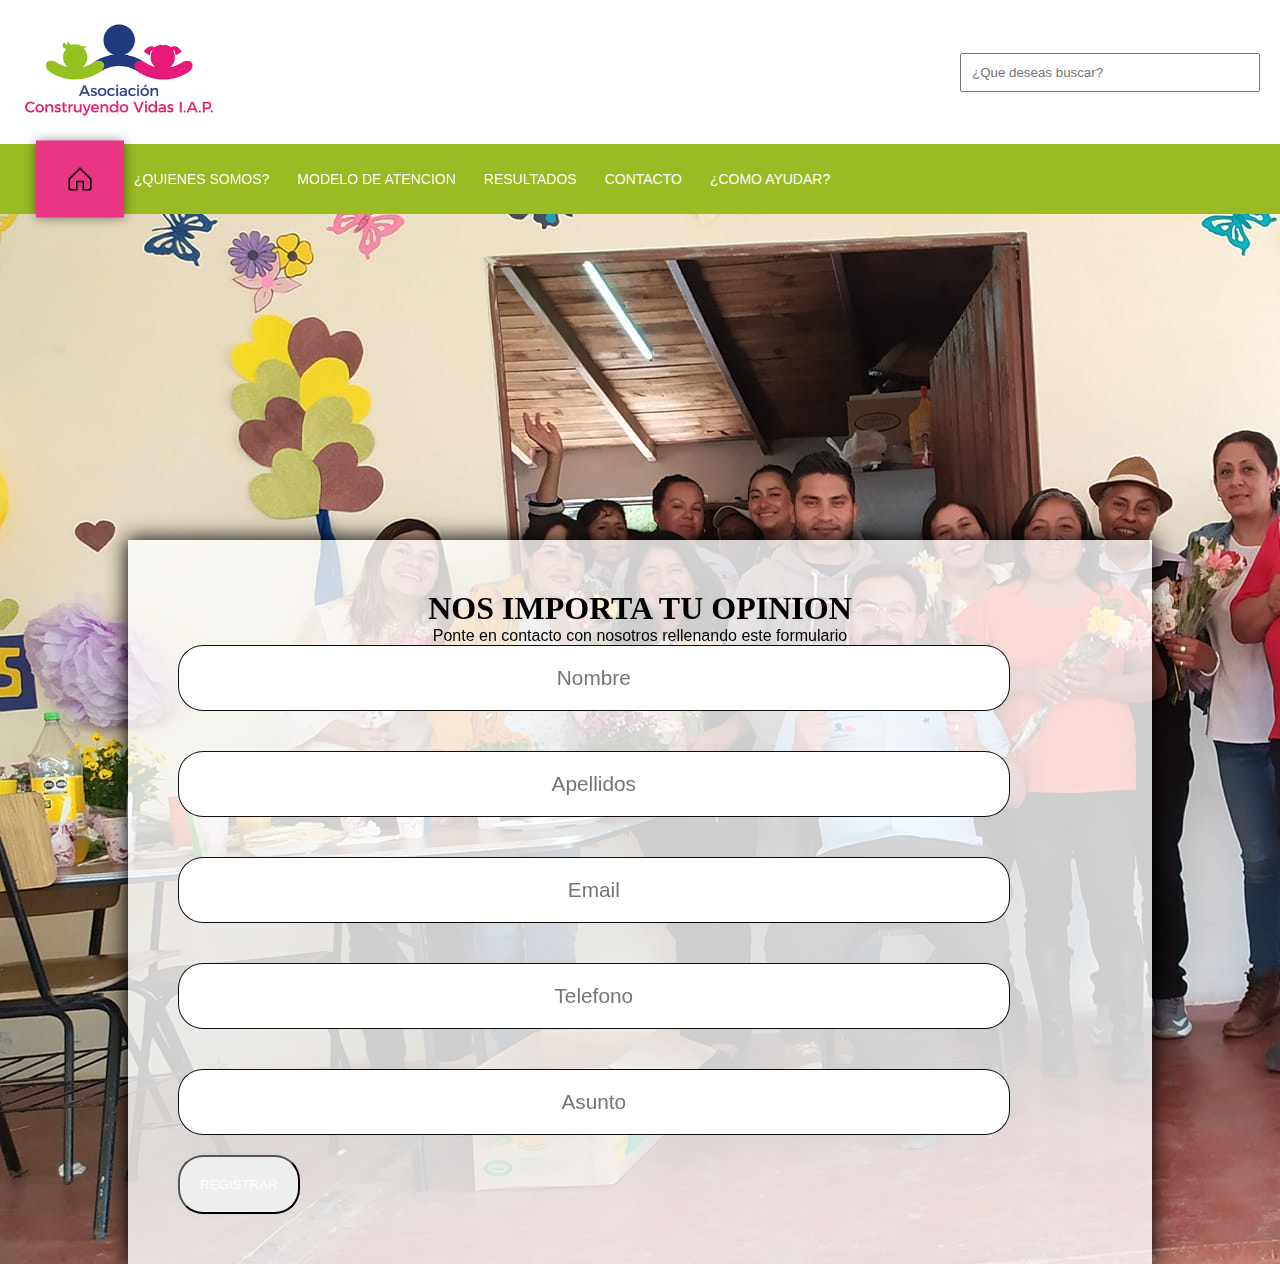
<file: Dual/Contacto.html>
<!DOCTYPE html>
<html>
<head>
  <meta charset='utf-8'>
  <meta http-equiv='X-UA-Compatible' content='IE=edge'>
  <link rel="stylesheet" href="CSS/estilo.css">

  
  <title>Contacto</title>
</head>
    <header>
          <div class="header__superior">
          <div class="logo">
            <img src="descarga.png" alt="">
          </div> 
          <div class="search">
            <input type="search" placeholder="¿Que deseas buscar?">
          </div>
        </div>

        <div class="container__menu">
          <div class="menu">
            <nav>
              <ul>
                <li><a href="Menu principal.html" id="selected"></a></li>
                <li><a href="#">¿Quienes somos?</a>
                    <ul>
                      <li><a href="Historia.html">Historia</a></li>
                      <li><a href="Mision y vision.html">Mision y vision</a></li>
                      <li><a href="Valores.html">Valores</a></li>
                      <li><a href="Linea del tiempo.html">Linea del tiempo</a></li>
                      <li><a href="Colaboradores.html">Colaboradores</a></li>
                      <li><a href="Aliados.html">Aliados</a></li>
                    </ul>
                </li>
                <li><a href="#">Modelo de Atencion</a>
                <ul>
                  <li><a href="Descripcion de actividades.html">Descripcion de Atividades</a></li>
                </ul>
                </li>
                <li><a href="#">Resultados</a>
                <ul>
                  <li><a href="Historia.html">Historias de exito</a></li>
                  <li><a href="Estadisticas.html">Estadisticas</a></li>
                  <li><a href="Galeria.html">Galeria</a></li>
                </ul>
                </li>
                <li><a href="Contacto.html">Contacto</a></li>
                <li><a href="Como ayudar.html">¿Como ayudar?</a></li>
              </ul>
            </nav>
          </div>
          </div>
      </header>  
  <br><br><br><br><br><br><br><br><br><br><br><br><br><br><br><br><br><br><br><br><br><br><br><br><br><br><br><br><br><br> 
    <body background="IMG/aliados.jpg">

      <form class=formulario action="conexion.php" method="POST">
      <!--Este sera el codigo del titulo-->
      <h1 class="titulo">NOS IMPORTA TU OPINION</h1>
        <center><P>Ponte en contacto con nosotros rellenando este formulario</P></center>
    
      <!--En esta seccion sera donde el usurario agregue sus datos-->
      <input class="cajas" name= "name" type="text" placeholder="Nombre" required maxlength="70" id="nombre">
      <input class="cajas" name= "name2" type="text" placeholder="Apellidos" required maxlength="70" id="apellidos">
      <input class="cajas" name= "email" type="email" placeholder="Email" required maxlength="40" id="email">
        <input class="cajas" name= "cel" type="text" placeholder="Telefono" required maxlength="10" id="telefono">
        <input class="cajas" name= "asu" type="text" placeholder="Asunto" required maxlength="40" id="asunto">
    <!--Boton de registrarse-->
      <input type="submit" class="btn" value="REGISTRAR" id="btn-enviar">
      <!--Ya tengo cuetna:3-->
      </form>
        <script type="text/javascript">
    const btnEnviar = document.getElementById('btn-enviar');
    
    function validacion(){
        var nombrereal=document.getElementById('nombre');
        var apellidosreal=document.getElementById('apellidos');
        var direccionEmail = document.getElementById('email');
        var nombreDeUsuario = document.getElementById('usuario');
        var telefonousuario=document.getElementById('telefono');
        var passwordusuario=document.getElementById('password');
        var comentariosusuario=document.getElementById('comentarios');
        var asuntouusuario=document.getElementById('asunto');
        const box = document.getElementById('Termino');
        
        if (nombrereal.value === ""){
            alert("Por favor, escribe tu Nombre");
            nombrereal.focus();
            return false;
        }    
        if (!validaNombre(nombrereal.value)){
            alert("Este nombre no es adecuado");
            nombrereal.focus();
            return false;
        }
        if (apellidosreal.value === ""){
            alert("Por favor, escribe tus apellidos");
            apellidosreal.focus();
            return false;
        }
        if (!validaApellidos(apellidosreal.value)){
            alert("Este apellido no es valido");
            apellidosreal.focus();
            return false;
        }
        if (direccionEmail.value === ""){
            alert("Por favor, escribe tu correo electronico");
            direccionEmail.focus();
            return false;
        }
        if (!emailvalido(direccionEmail.value)) {
            alert("Por favor,escribe un correo electronico valido");
            direccionEmail.focus();
            return false;
        }
        if (nombreDeUsuario.value === "") {
            alert("Por favor, escribe tu nombre de usuario.");
            nombreDeUsuario.focus();
            return false;
        }
        if (!validausuario(nombreDeUsuario.value)){
            alert("Este nombrede usuario no es permitido");
            nombreDeUsuario.focus();
            return false;
        }
        if (telefonousuario.value === ""){
            alert("Ingresa tu numero de telefono, por favor");
            telefonousuario.focus();
            return false;
        }
        if (!validaTelefono(telefonousuario.value)){
            alert("Este campo solo acepta numeros");
            telefonousuario.focus();
            return false;
        }
        if (passwordusuario.value === ""){
            alert("Por favor, introduzca una contraseña");
            passwordusuario.focus();
            return false;
        }
          if (asuntouusuario.value === ""){
            alert("Por favor, introduzca su asunto en el cuadro de texto");
            asuntouusuario.focus();
            return false;
        }
         if (comentariosusuario.value === ""){
            alert("Por favor, introduzca comentarios");
            comentariosusuario.focus();
            return false;
        }
         if (!box.checked){
            alert("Por favor acepte los terminos y condiciones de la pagina");
            return false;  
        } 
        window.open("PRODUCTO1_Eduardo.html")
        return true;
    }
    const emailvalido = direccionEmail => {
        return /^[^\s@]+@[^\s@]+\.[^\s@]+$/.test(direccionEmail);
    }
    const validaApellidos = apellidosreal =>{
        return /^[a-zA-Z áéíóúüÁÉÍÓÜÚ]{4,15}$/.test(apellidosreal);
    }
    const validaNombre = nombrereal => {
        return /^[a-zA-Z áéíóúüÁÉÍÓÜÚ]{3,15}$/.test(nombrereal);
    }
    const validausuario = nombreDeUsuario =>{
        return /^[a-zA-Z0-9_-]{4,15}$/.test(nombreDeUsuario);
    }
    const validaTelefono = telefonousuario => {
        return /^[\+]?[(]?[0-9]{2}[)]?[-\s\.]?[0-9]{4}[-\s\.]?[0-9]{4,4}$/im.test(telefonousuario);
    }
    btnEnviar.addEventListener('click',validacion);
    </script>
    </html>
    
    
    
    

</body>
</html>
</file>
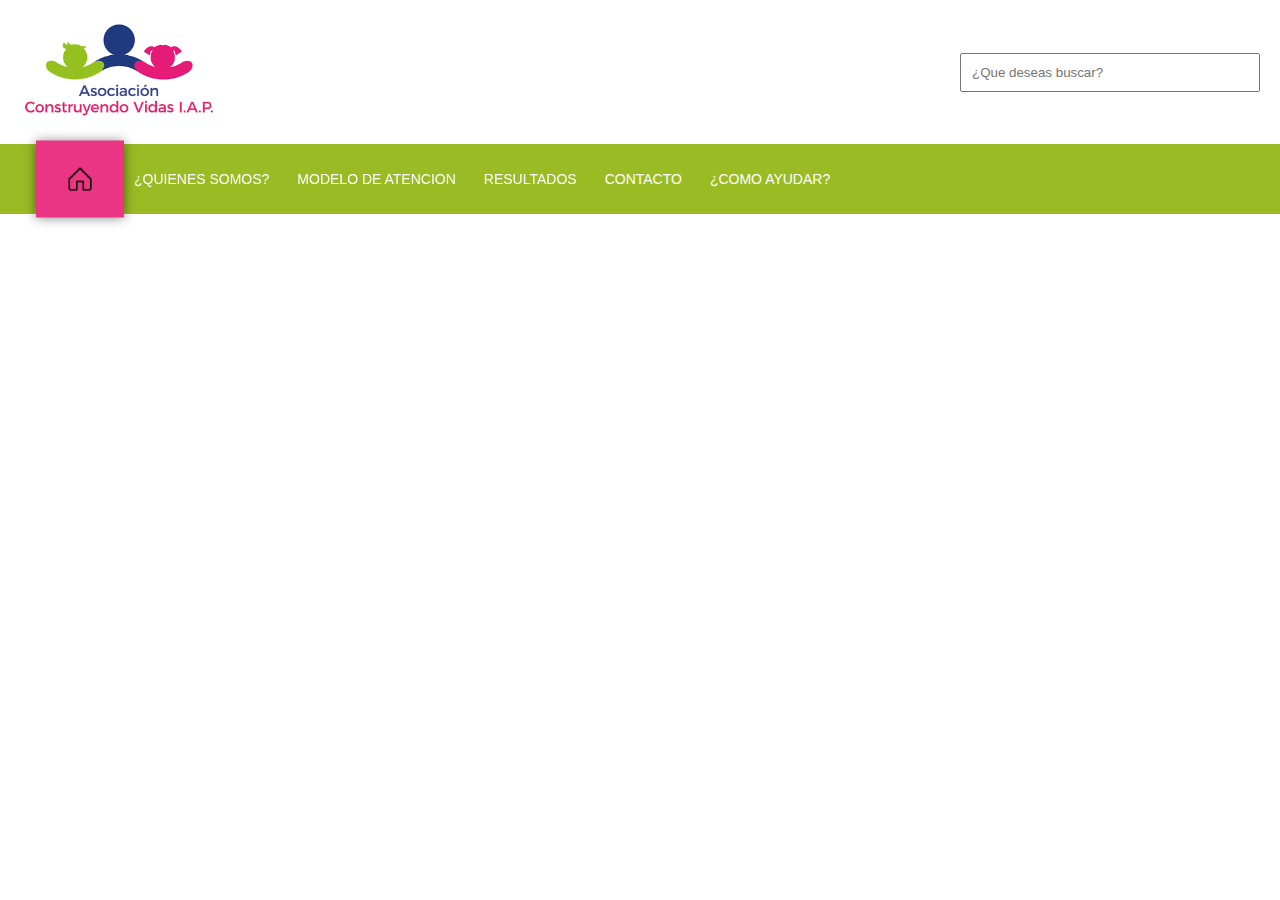
<file: Dual/Historias de exito.html>
<!DOCTYPE html>
<html>
<head>
  <meta charset='utf-8'>
  <meta http-equiv='X-UA-Compatible' content='IE=edge'>
  <link rel="stylesheet" href="CSS/estilo.css">
  <link rel="shortcut icon" href="IMG/icono1.png">
  <title>Historias de exito</title>
</head>
<body>
    <header>
          <div class="header__superior">
          <div class="logo">
            <img src="descarga.png" alt="">
          </div> 
          <div class="search">
            <input type="search" placeholder="¿Que deseas buscar?">
          </div>
        </div>

        <div class="container__menu">
          <div class="menu">
            <nav>
              <ul>
                <li><a href="Menu principal.html" id="selected"></a></li>
                <li><a href="#">¿Quienes somos?</a>
                    <ul>
                      <li><a href="Historia.html">Historia</a></li>
                      <li><a href="Mision y vision.html">Mision y vision</a></li>
                      <li><a href="Valores.html">Valores</a></li>
                      <li><a href="Linea del tiempo.html">Linea del tiempo</a></li>
                      <li><a href="Colaboradores.html">Colaboradores</a></li>
                      <li><a href="Aliados.html">Aliados</a></li>
                    </ul>
                </li>
                <li><a href="#">Modelo de Atencion</a>
                <ul>
                  <li><a href="Descripcion de actividades.html">Descripcion de Atividades</a></li>
                </ul>
                </li>
                <li><a href="#">Resultados</a>
                <ul>
                  <li><a href="Historia.html">Historias de exito</a></li>
                  <li><a href="Estadisticas.html">Estadisticas</a></li>
                  <li><a href="Galeria.html">Galeria</a></li>
                </ul>
                </li>
                <li><a href="Contacto.html">Contacto</a></li>
                <li><a href="Como ayudar.html">¿Como ayudar?</a></li>
              </ul>
            </nav>
          </div>

          </div>

      </header>

      <main>
        <article></article>
      </main>
</body>
</html>
</file>
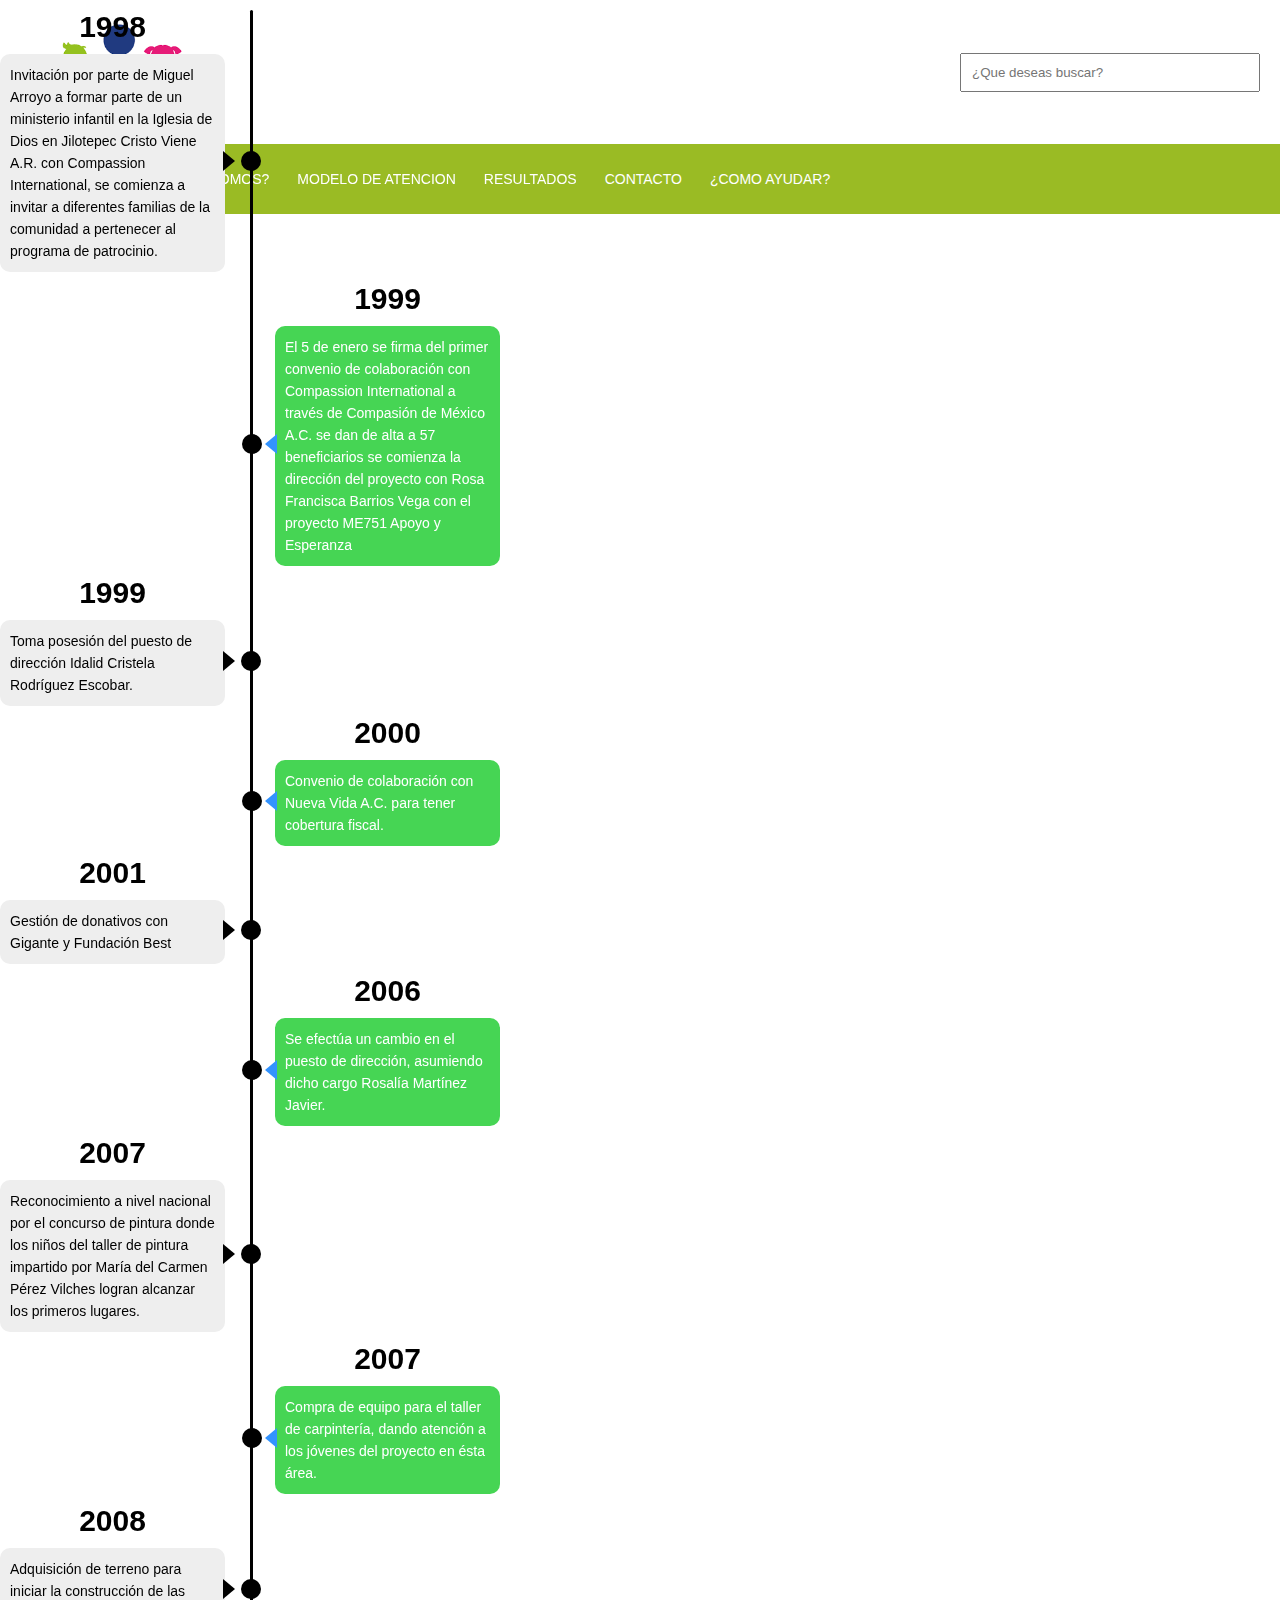
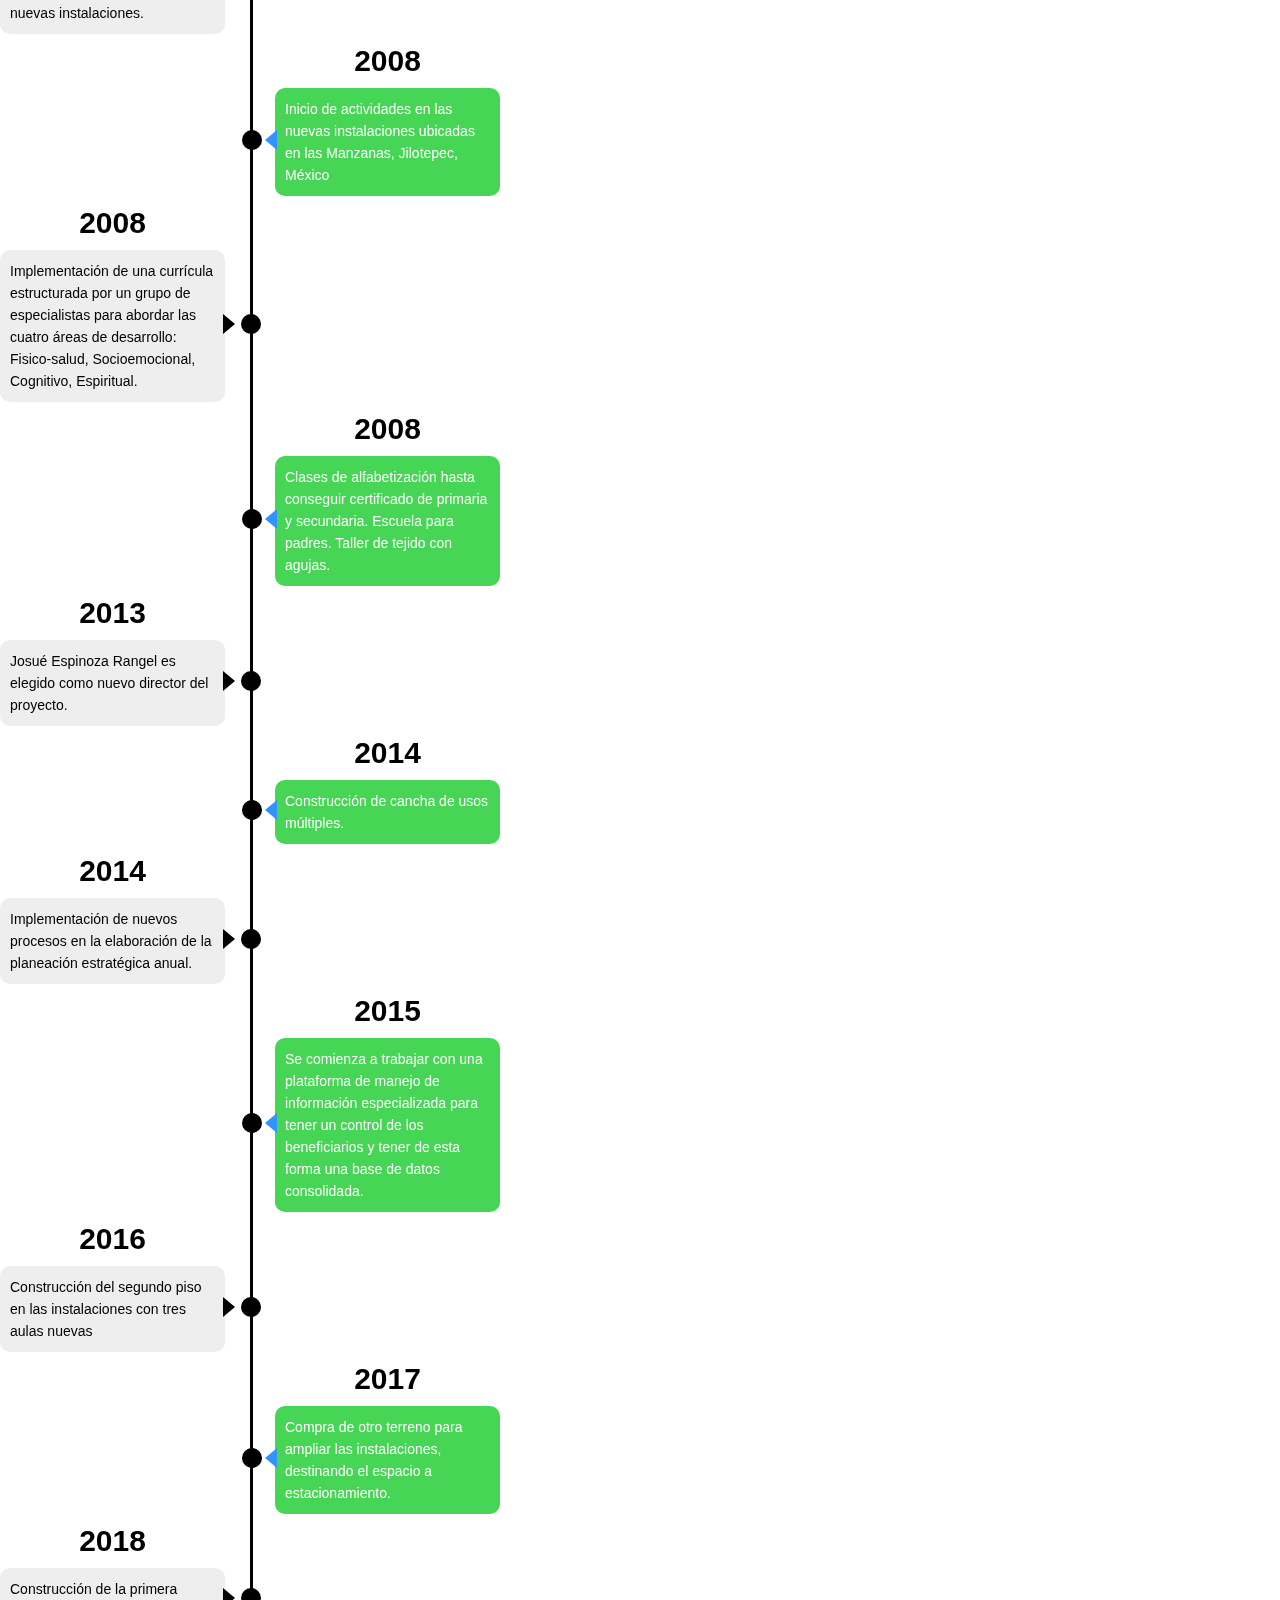
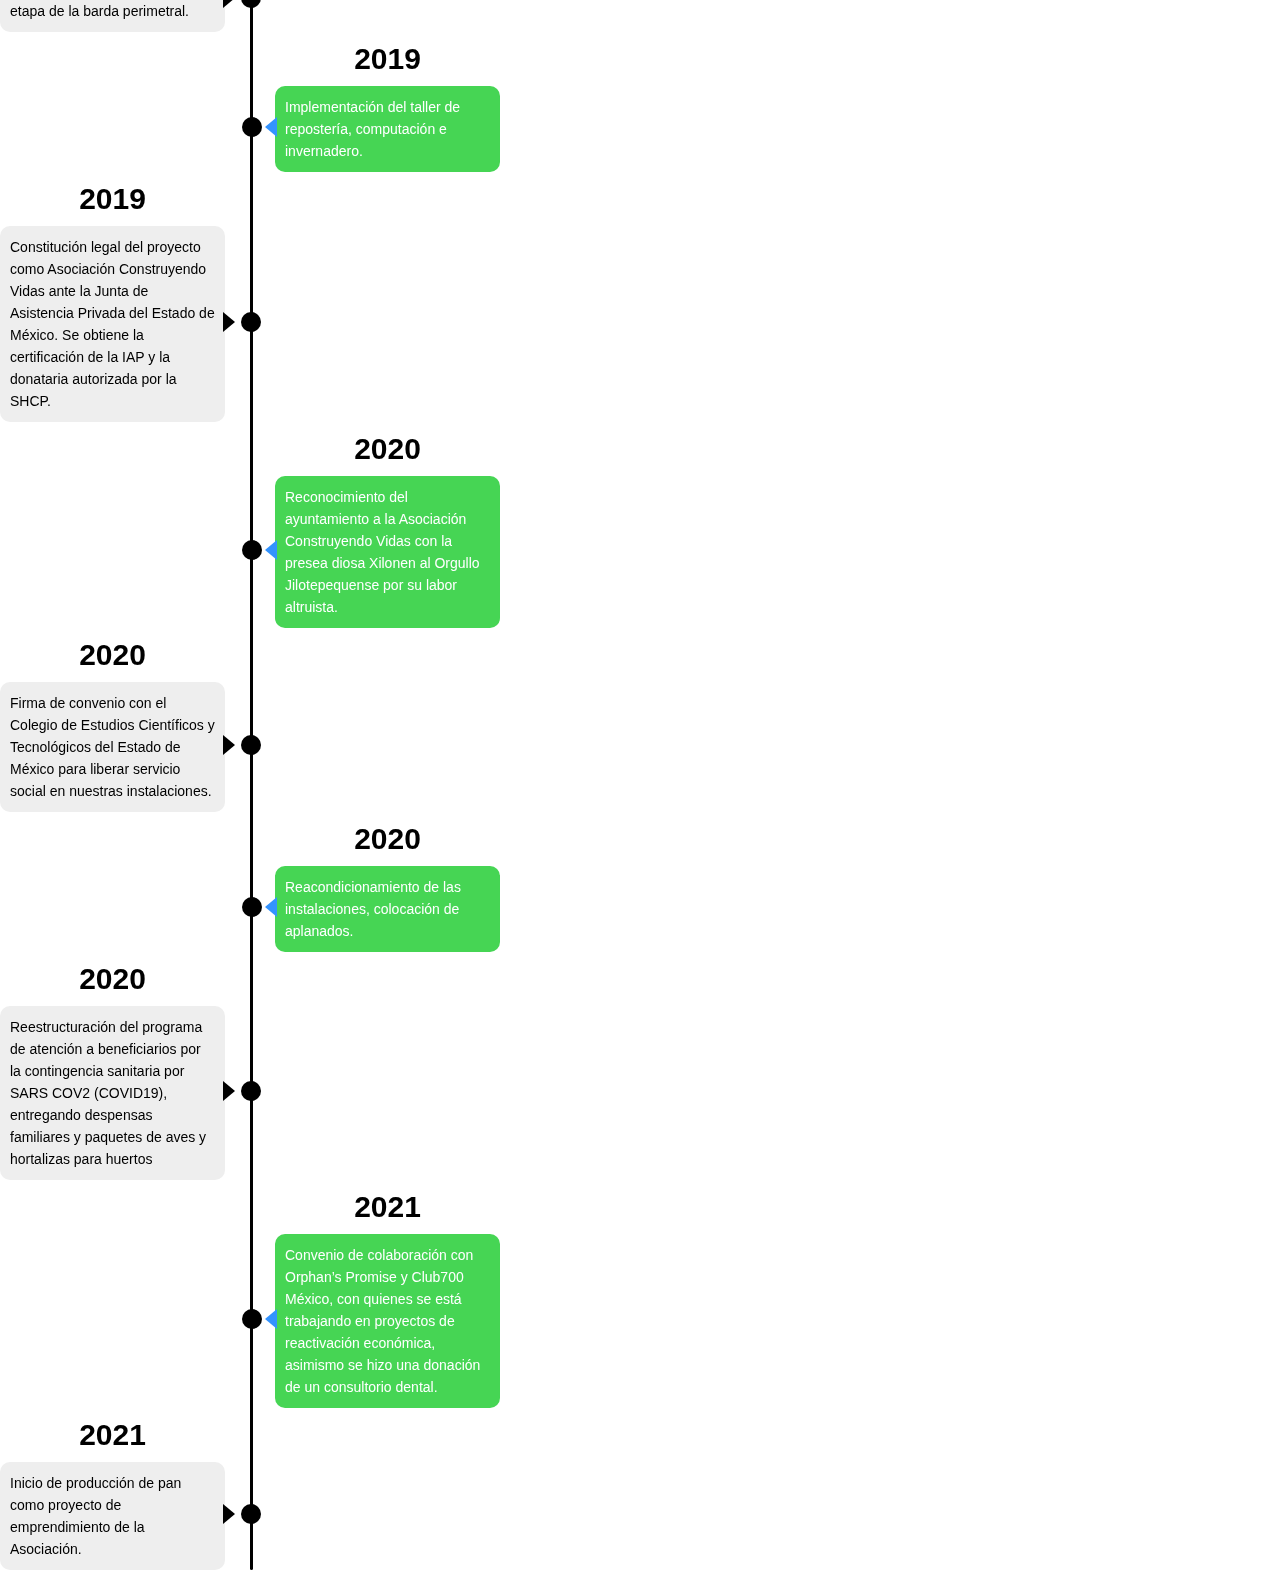
<file: Dual/Linea del tiempo.html>
<!DOCTYPE html>
<html>
<head>
  <meta charset='utf-8'>
  <meta http-equiv='X-UA-Compatible' content='IE=edge'>
  <link rel="stylesheet" href="CSS/estilo.css">
  <link rel="stylesheet" href="CSS/tiempo.css">
  <link rel="shortcut icon" href="IMG/icono1.png">
  <title>Historias de exito</title>
</head>
<body>
    <header>
          <div class="header__superior">
          <div class="logo">
            <img src="descarga.png" alt="">
          </div> 
          <div class="search">
            <input type="search" placeholder="¿Que deseas buscar?">
          </div>
        </div>

        <div class="container__menu">
          <div class="menu">
            <nav>
              <ul>
                <li><a href="Menu principal.html" id="selected"></a></li>
                <li><a href="#">¿Quienes somos?</a>
                    <ul>
                      <li><a href="Historia.html">Historia</a></li>
                      <li><a href="Mision y vision.html">Mision y vision</a></li>
                      <li><a href="Valores.html">Valores</a></li>
                      <li><a href="Linea del tiempo.html">Linea del tiempo</a></li>
                      <li><a href="Colaboradores.html">Colaboradores</a></li>
                      <li><a href="Aliados.html">Aliados</a></li>
                    </ul>
                </li>
                <li><a href="#">Modelo de Atencion</a>
                <ul>
                  <li><a href="Descripcion de actividades.html">Descripcion de Atividades</a></li>
                </ul>
                </li>
                <li><a href="#">Resultados</a>
                <ul>
                  <li><a href="Historia.html">Historias de exito</a></li>
                  <li><a href="Estadisticas.html">Estadisticas</a></li>
                  <li><a href="Galeria.html">Galeria</a></li>
                </ul>
                </li>
                <li><a href="Contacto.html">Contacto</a></li>
                <li><a href="Como ayudar.html">¿Como ayudar?</a></li>
              </ul>
            </nav>
          </div>

          </div>

      </header>  
  

<div id="linea-tiempo">
  <div id="momento">
    <h3 style="color: rgb(0, 0, 0);">1998</h3>
    <div class="descripcion">
      Invitación por parte de Miguel Arroyo a formar parte de un ministerio infantil en la Iglesia de Dios en Jilotepec Cristo Viene A.R. con Compassion International, se comienza a invitar a diferentes familias de la comunidad a pertenecer al programa de patrocinio.
    </center>
    </div>
    </div>

    <div id="momento">
    <h3>1999</h3>
    <div class="descripcion">
      El 5 de enero se firma del primer convenio de colaboración con Compassion International a través de Compasión de México A.C. se dan de alta a 57 beneficiarios se comienza la dirección del proyecto con Rosa Francisca Barrios Vega con el proyecto ME751 Apoyo y Esperanza
    </div>
    </div>

    <div id="momento">
      <h3>1999</h3>
      <div class="descripcion">
      Toma posesión del puesto de dirección Idalid Cristela Rodríguez Escobar.
    </div>
    </div>

    <div id="momento">
    <h3>2000</h3>
    <div class="descripcion">
      Convenio de colaboración con Nueva Vida A.C. para tener cobertura fiscal.
    </div>
    </div>

    <div id="momento">
    <h3>2001</h3>
    <div class="descripcion">
      Gestión de donativos con Gigante y Fundación Best
    </div>
    </div>

    <div id="momento">
    <h3>2006</h3>
    <div class="descripcion">
      Se efectúa un cambio en el puesto de dirección, asumiendo dicho cargo Rosalía Martínez Javier.
    </div>
    </div>

    <div id="momento">
      <h3>2007</h3>
    <div class="descripcion">
      Reconocimiento a nivel nacional por el concurso de pintura donde los niños del taller de pintura impartido por María del Carmen Pérez Vilches logran alcanzar los primeros lugares.
    </div>
    </div>

    <div id="momento">
    <h3>2007</h3>
    <div class="descripcion">
      Compra de equipo para el taller de carpintería, dando atención a los jóvenes del proyecto en ésta área.
    </div>
  </div>

    <div id="momento">
    <h3>2008</h3>
    <div class="descripcion">
      Adquisición de terreno para iniciar la construcción de las nuevas instalaciones.
    </div>
    </div>

    <div id="momento">
    <h3>2008</h3>
    <div class="descripcion">
      Inicio de actividades en las nuevas instalaciones ubicadas en las Manzanas, Jilotepec, México
    </div>
    </div>

    <div id="momento">
    <h3>2008</h3>
    <div class="descripcion">
      Implementación de una currícula estructurada por un grupo de especialistas para abordar las cuatro áreas de desarrollo: Fisico-salud, Socioemocional, Cognitivo, Espiritual.
    </div>
    </div>

    <div id="momento">
    <h3>2008</h3>
    <div class="descripcion">
      Clases de alfabetización hasta conseguir certificado de primaria y secundaria. Escuela para padres. Taller de tejido con agujas.
    </div>
    </div>

    <div id="momento">
    <h3>2013</h3>
    <div class="descripcion">
      Josué Espinoza Rangel es elegido como nuevo director del proyecto.
    </div>
    </div>

    <div id="momento">
    <h3>2014</h3>
    <div class="descripcion">
      Construcción de cancha de usos múltiples.
    </div>
    </div>

    <div id="momento">
    <h3>2014</h3>
    <div class="descripcion">
      Implementación de nuevos procesos en la elaboración de la planeación estratégica anual.
    </div>
    </div>

    <div id="momento">
      <h3>2015</h3>
      <div class="descripcion">
      Se comienza a trabajar con una plataforma de manejo de información especializada para tener un control de los beneficiarios y tener de esta forma una base de datos consolidada.
    </div>
    </div>

    <div id="momento">
    <h3>2016</h3>
    <div class="descripcion">
      Construcción del segundo piso en las instalaciones con tres aulas nuevas 
  </div>
  </div>

  <div id="momento">
  <h3>2017</h3>
  <div class="descripcion">
     Compra de otro terreno para ampliar las instalaciones, destinando el espacio a estacionamiento.
    </div>
    </div>

    <div id="momento">
    <h3>2018</h3>
    <div class="descripcion">
      Construcción de la primera etapa de la barda perimetral.
    </div>
    </div>

    <div id="momento">
    <h3>2019</h3>
    <div class="descripcion">
      Implementación del taller de repostería, computación e invernadero.
    </div>
    </div>

    <div id="momento">
    <h3>2019</h3>
    <div class="descripcion">
      Constitución legal del proyecto como Asociación Construyendo Vidas ante la Junta de Asistencia Privada del Estado de México. Se obtiene la certificación de la IAP y la donataria autorizada por la SHCP.
    </div>
  </div>

  <div id="momento">
    <h3>2020</h3>
    <div class="descripcion">
      Reconocimiento del ayuntamiento a la Asociación Construyendo Vidas con la presea diosa Xilonen al Orgullo Jilotepequense por su labor altruista.
    </div>
    </div>

    <div id="momento">
    <h3>2020</h3>
    <div class="descripcion">
      Firma de convenio con el Colegio de Estudios Científicos y Tecnológicos del Estado de México para liberar servicio social en nuestras instalaciones.
    </div>
    </div>

    <div id="momento">
      <h3>2020</h3>
      <div class="descripcion">
      Reacondicionamiento de las instalaciones, colocación de aplanados.
    </div>
    </div>

    <div id="momento">
    <h3>2020</h3>
    <div class="descripcion">
      Reestructuración del programa de atención a beneficiarios por la contingencia sanitaria por SARS COV2 (COVID19), entregando despensas familiares y paquetes de aves y hortalizas para huertos 
    </div>
    </div>

  <div id="momento">
  <h3>2021</h3>
  <div class="descripcion">
      Convenio de colaboración con Orphan’s Promise y Club700 México, con quienes se está trabajando en proyectos de reactivación económica, asimismo se hizo una donación de un consultorio dental.
    </div>
    </div>

    <div id="momento">
    <h3>2021</h3>
    <div class="descripcion">
      Inicio de producción de pan como proyecto de emprendimiento de la Asociación.
    </div>
    </div>

   </div>
</body>
</html>
</file>
<file: Dual/CSS/estilo.css>
*{
    margin: 0;
    padding: 0;
    box-sizing: border-box;
    font-family:Arial, Helvetica, sans-serif;
    text-decoration: none;
}

header{
    width: 100%;
    position: fixed;
    top: 0%;
    left: 0%;
    background: rgb(255, 255, 255);
}


.header__superior{
    max-width: 1900px;
    margin: auto;
    display: flex;
    align-items: center;
    justify-content: space-between;
    padding: 20px;
}

.logo img{
    width: 200px;
}

.search input{
    width: 300px;
    padding: 10px;
}

.container__menu{
    width: 100%;
    height: 70px;
    background:rgb(154,187,36);
    padding: 0px 20px;
}

.menu{
    max-width: 1200px;
    margin: auto;
    height: 100%;
}

nav{
    height: 100%;
}

nav > ul{
    height: 100%;
    display: flex;
}

nav  ul  li{
    height: 100%;
    list-style: none;
    position: relative;
}

nav > ul > li:first-child > a {
        background-image: url(../IMG/hogar.png);
        background-size: 24px;
        background-repeat: no-repeat;
        background-position: center;
        padding: 20px 40px;
}

nav > ul > li:first-child:hover > a {
    background-image: url(../IMG/hogar.png);
    background-size: 24px;
    background-repeat: no-repeat;
    background-position: center;
}

nav > ul > li > a{
    width: 100%;
    height: 100%;
    align-items: center;
    padding: 14px;
    display: flex;
    color:white;
    text-transform: uppercase;
    font-size: 14px;
    transition: all 300ms ease;
}

nav > ul > li > a:hover{
    transform:scale(1.1);
    background-color:rgb(234,52,132);
    box-shadow: 0px 0px 10px 0px rgba(0,0,0,0.5);
}

#selected{
    transform:scale(1.1);
    background-color:rgb(234,52,132);
    box-shadow: 0px 0px 10px 0px rgba(0,0,0,0.5);
}

nav ul li ul{
    width: 200px;
    display: flex;
    flex-direction: column;
    background-color: white;   
    position: absolute;
    top: 90px;
    left: -5px;
    padding: 14px 0px;
    visibility: hidden;
    opacity: 0;
    box-shadow: 0px 0px 10px 0px rgba(0,0,0,0.5);
    z-index: 10;
    transition: all 300ms ease;
}

nav ul li:hover ul{
    visibility: visible;
    opacity: 1;
    top: 70px;
}

nav ul li ul:before{
    content: '';
    width: 0;
    height: 0;
    border-left: 12px solid transparent;
    border-right: 12px solid transparent;
    border-bottom: 12px solid white;
    position: absolute;
    top: -12;
    left: 20px;
}

nav ul li ul li a{
    display: block;
    color: black;
    padding: 6px;
    padding-left: 14px;
    margin-top: 10px;
    font-size: 14px;
    text-transform: uppercase;
    transition: all 300ms ease;
}

nav ul li ul li a:hover{
    background: #0074c7;
    color: #fff;
    transform: scale(1.1);
    padding-left: 30px;
    font-size: 14px;
    box-shadow: 0px 0px 10px 0px rgba(0,0,0,0.5);
}

/*articulos*/
body {
	margin: 0;
	padding: 0;
	font-family: sans-serif;
}
.formulario {
    background-color: rgba(255, 255, 255, .8);
    align-items: center;
	width: 80%;
	max-width: 100%;
	margin: auto;
	padding:50px;
	box-shadow: 0 0 20px 1px rgba(0, 0, 0, 1);
  	position: relative;
   }
   .titulo {
    font-family: Chiller Normal;
   	text-align: center;
   	margin-top: 0;
   	color: rgb(0, 0, 0);
   }
   .cajas {
   	display: block;
   	width: 90%;
   	font-size: 1.3em;
   }
   .cajas {
    text-align: center;
   	padding: 20px;
   	background: rgba(255, 255, 255, 1);
   	border: 1px solid rgba(0, 0, 0, 0.94);
   	margin-bottom: 40px;
    border-radius: 25px;
   }
   .cajas:focus {
   	outline: 1px solid rgba(0, 0, 0, 0.7);
   }

   .btn {
   	padding-left: 50%;
   	position:relative;
   	margin-top: -100px;
   	color: rgba(255, 255, 255, 1);
    border-radius: 25px;
    padding: 20px;
   }
</file>
<file: Dual/CSS/tiempo.css>
#linea-tiempo {
  position: relative;
  width: 500px;
  max-width: 95vw;
  height: 50%;
  font-family: Arial;
}

#linea-tiempo::before {
  content: '';
  position: absolute;
  width: 3px;
  background-color: #000;
  left: 50%;
  height: 100%;
  border-radius: 10px;
}

#momento {
  position: relative;
  width: 45%;
  box-sizing: border-box;
}

#momento:nth-child(even) {
  left: 55%;
}

#momento::after {
  content: '';
  position: absolute;
  top: calc(50% + 10px);
  right: calc(-11.11% - 11.5px);
  height: 20px;
  width: 20px;
  background-color: #000;
  border-radius: 50%;
}

#momento:nth-child(even)::after {
  left: calc(-11.11% - 8.5px);
}

#momento h3 {
  margin: 10px 0px;
  font-size: 30px;
  text-align: center;
}

#momento .descripcion {
  background-color: #eee;
  border-radius: 10px;
  padding: 10px;
  line-height: 22px;
  font-size: 14px;
}

#momento .descripcion::after {
  content: '';
  position: absolute;
  right: -10px;
  top: calc(50% + 10px);
  height: 0;
  width: 0;
  border-top: 10px solid transparent;
  border-bottom: 10px solid transparent;
  border-left: 12px solid #000;
}

#momento:nth-child(even) .descripcion {
  background-color: #46D554;
  color: white;
}

#momento:nth-child(even) .descripcion::after{
  left: -10px;
  border-top: 10px solid transparent;
  border-bottom: 10px solid transparent;
  border-right: 12px solid #3393FE;
  border-left: none;
}
</file>
